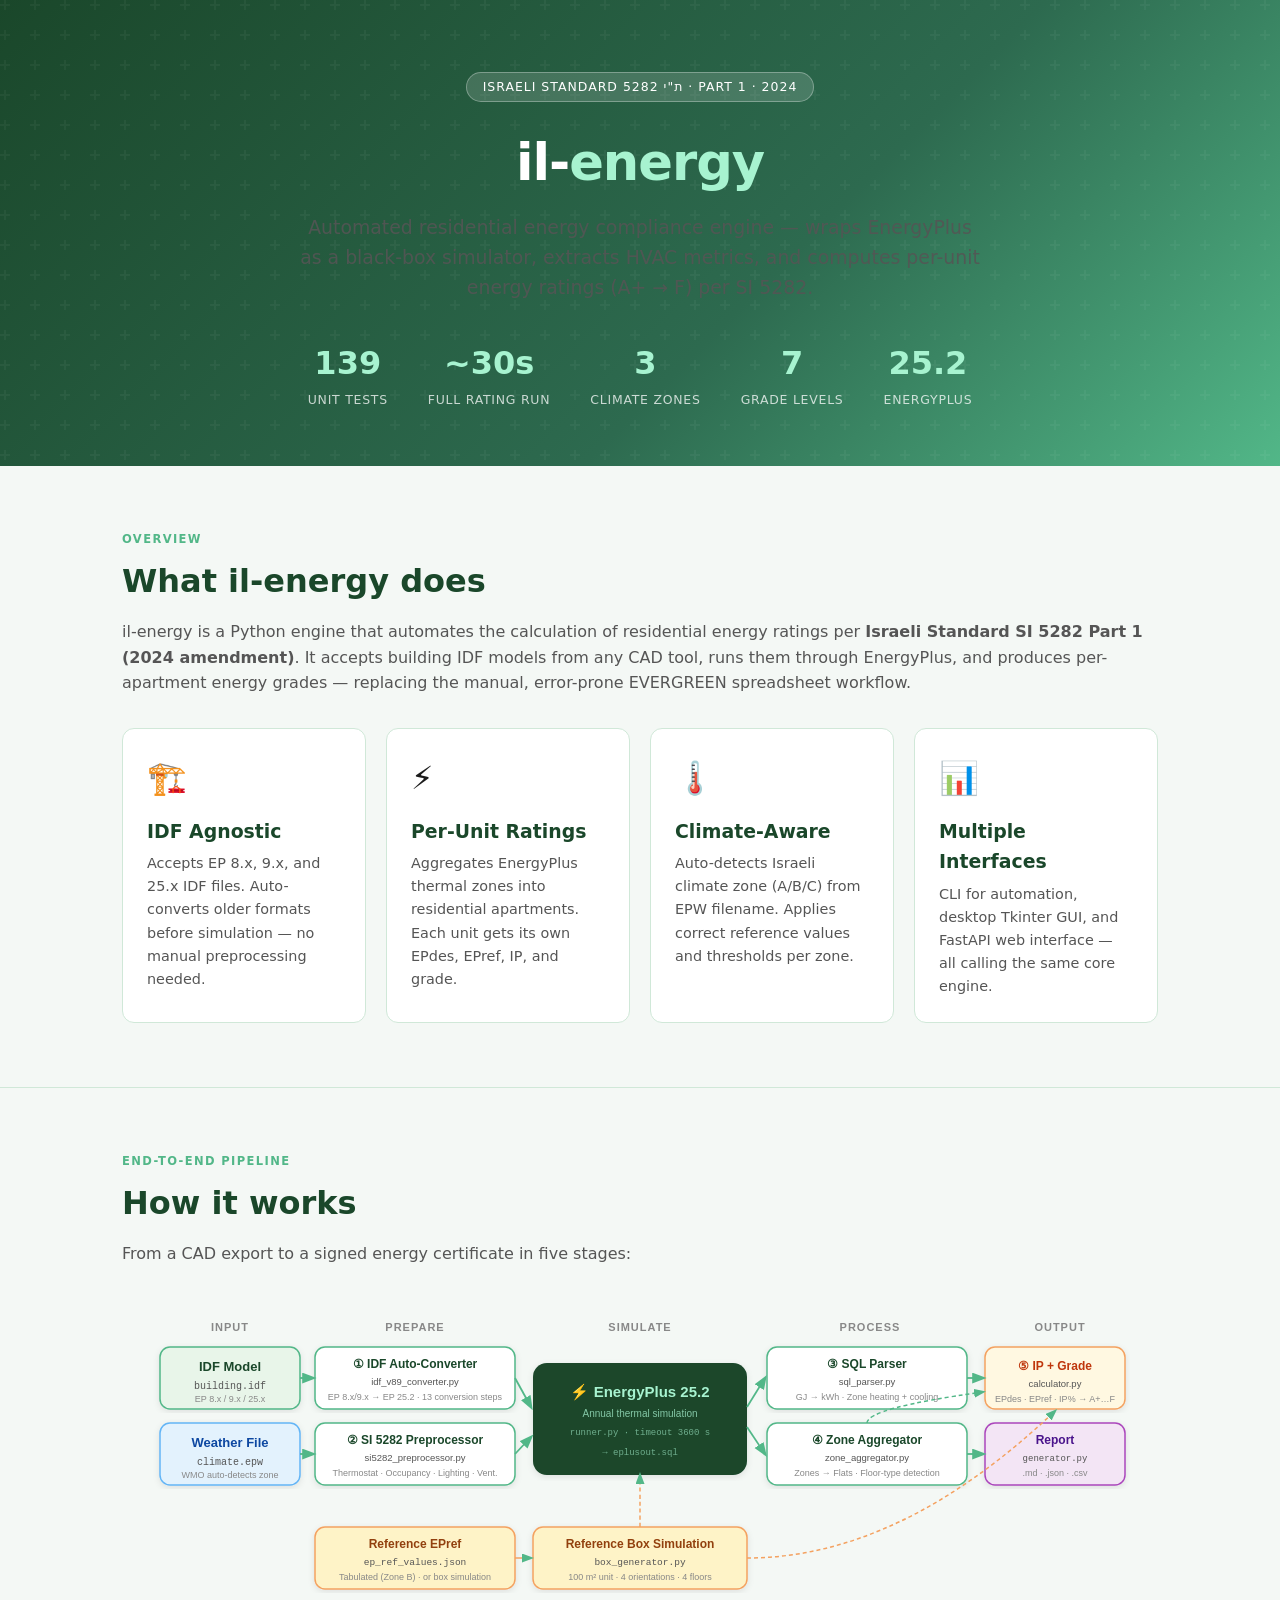
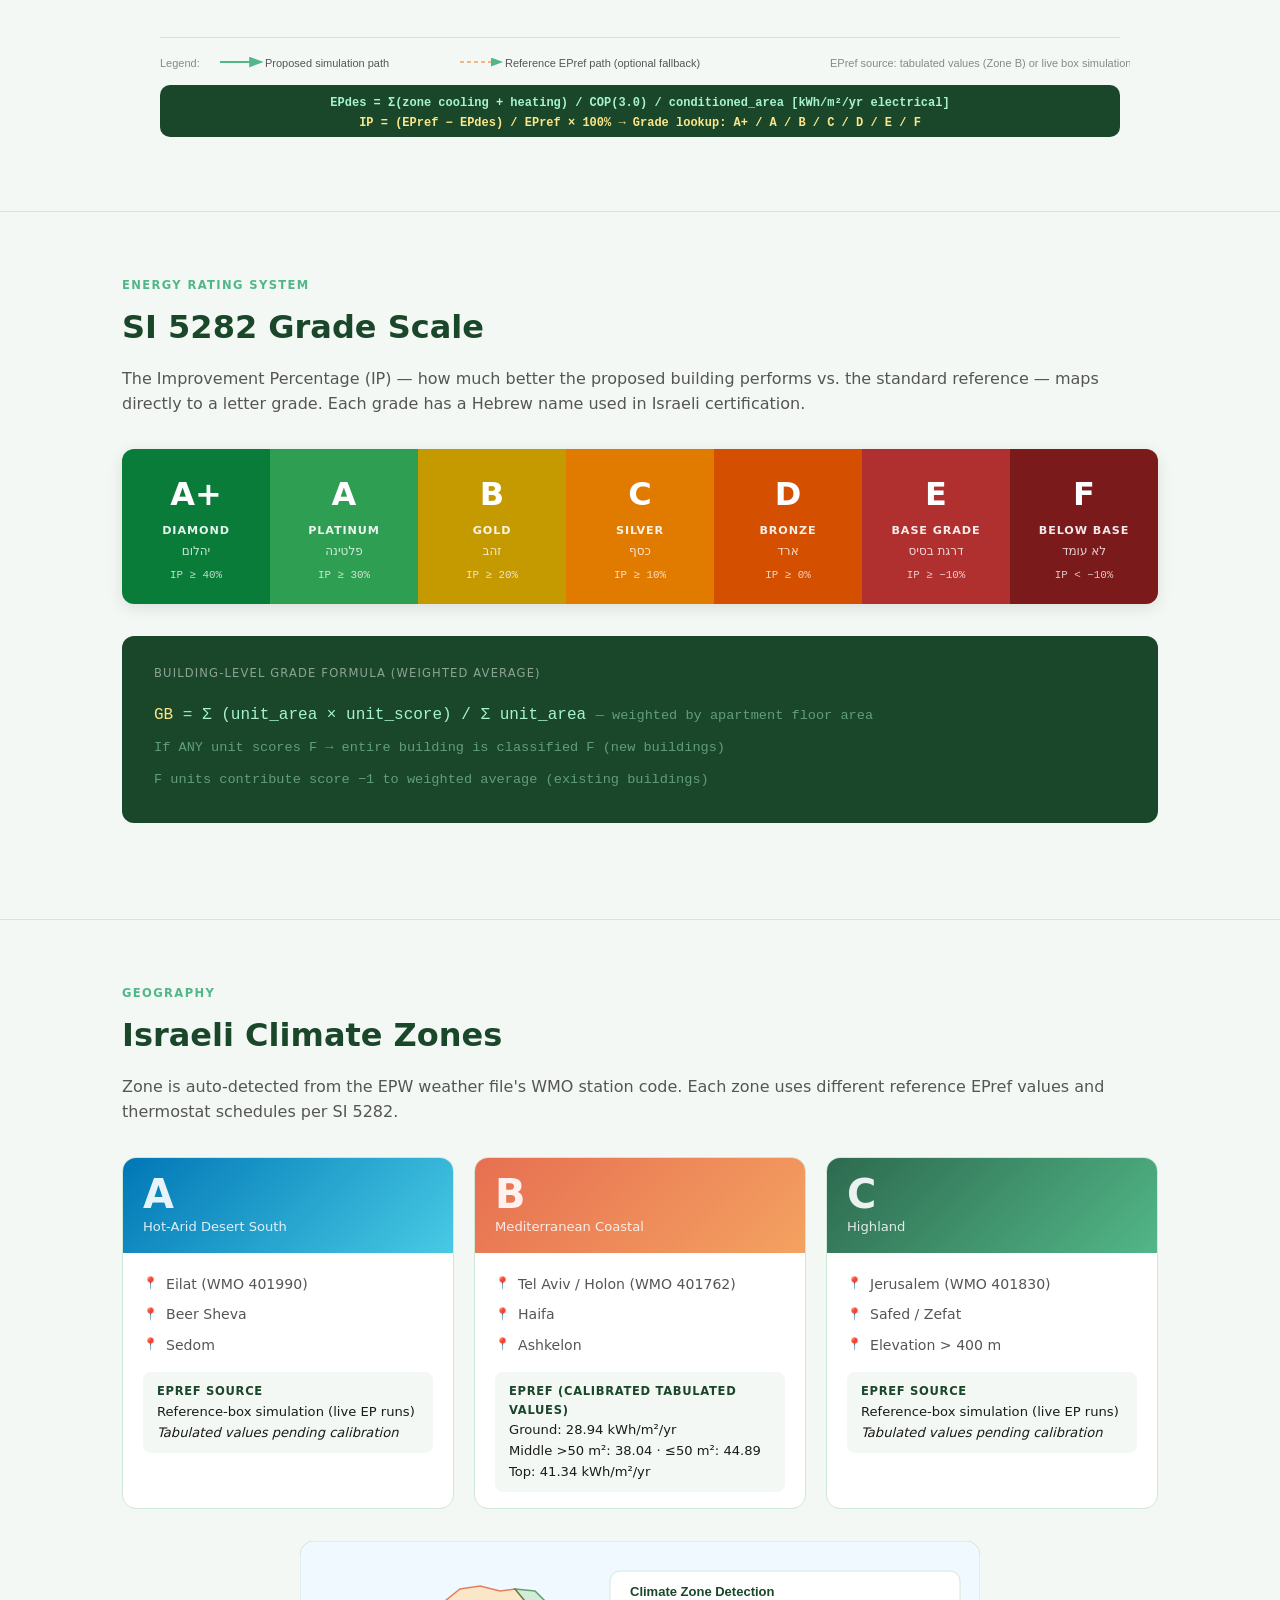
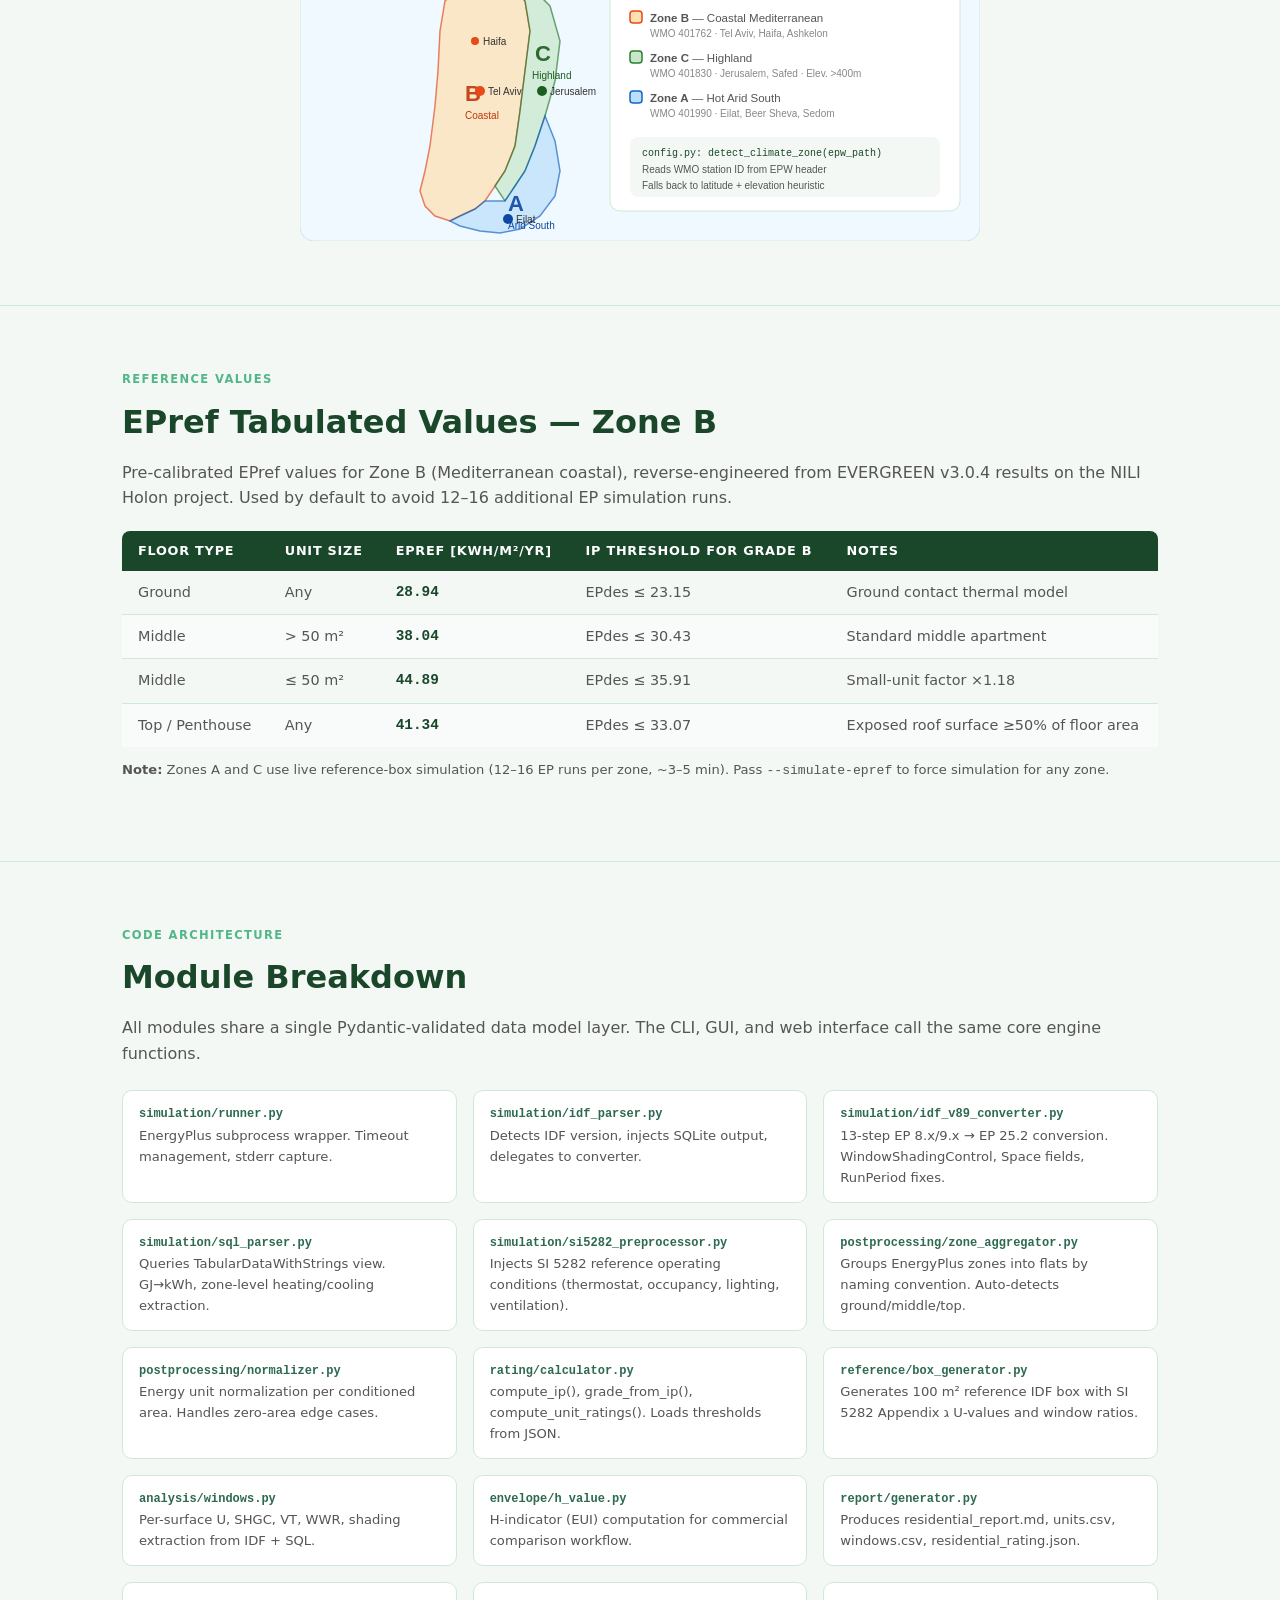
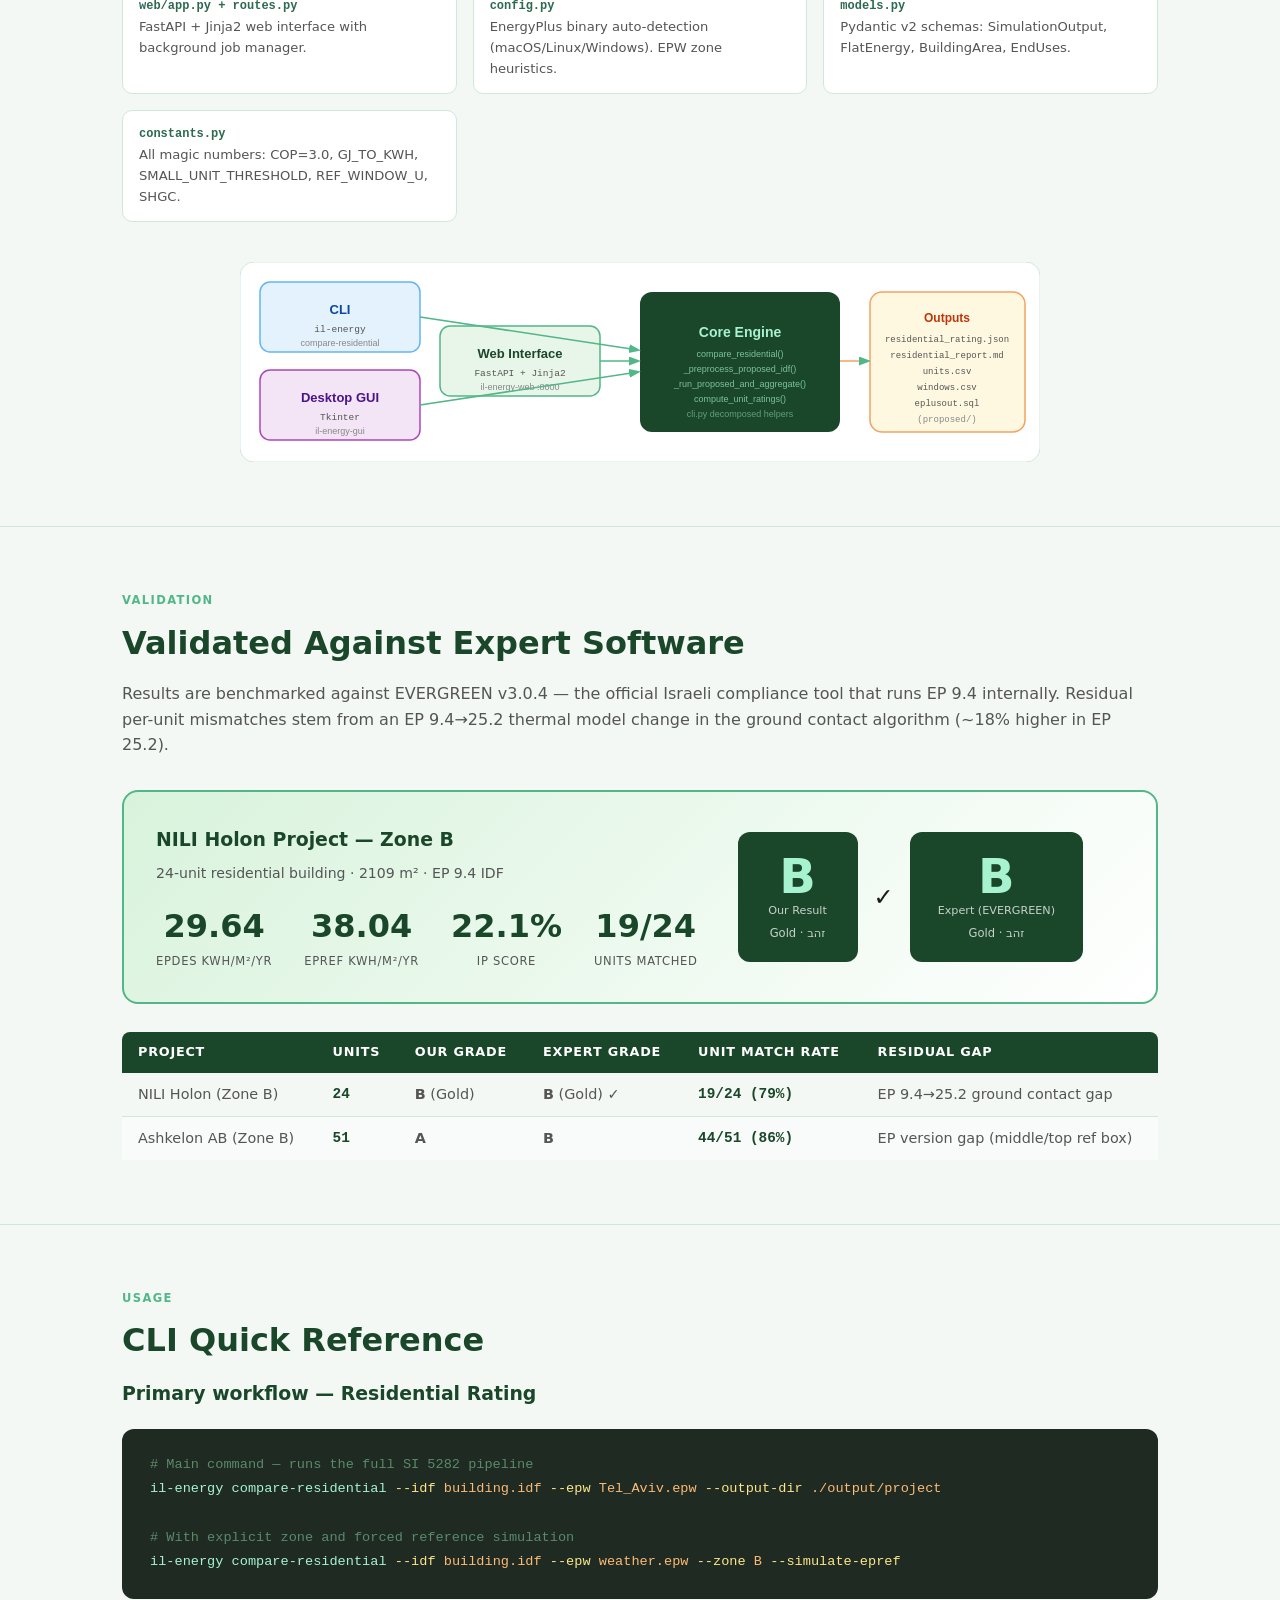
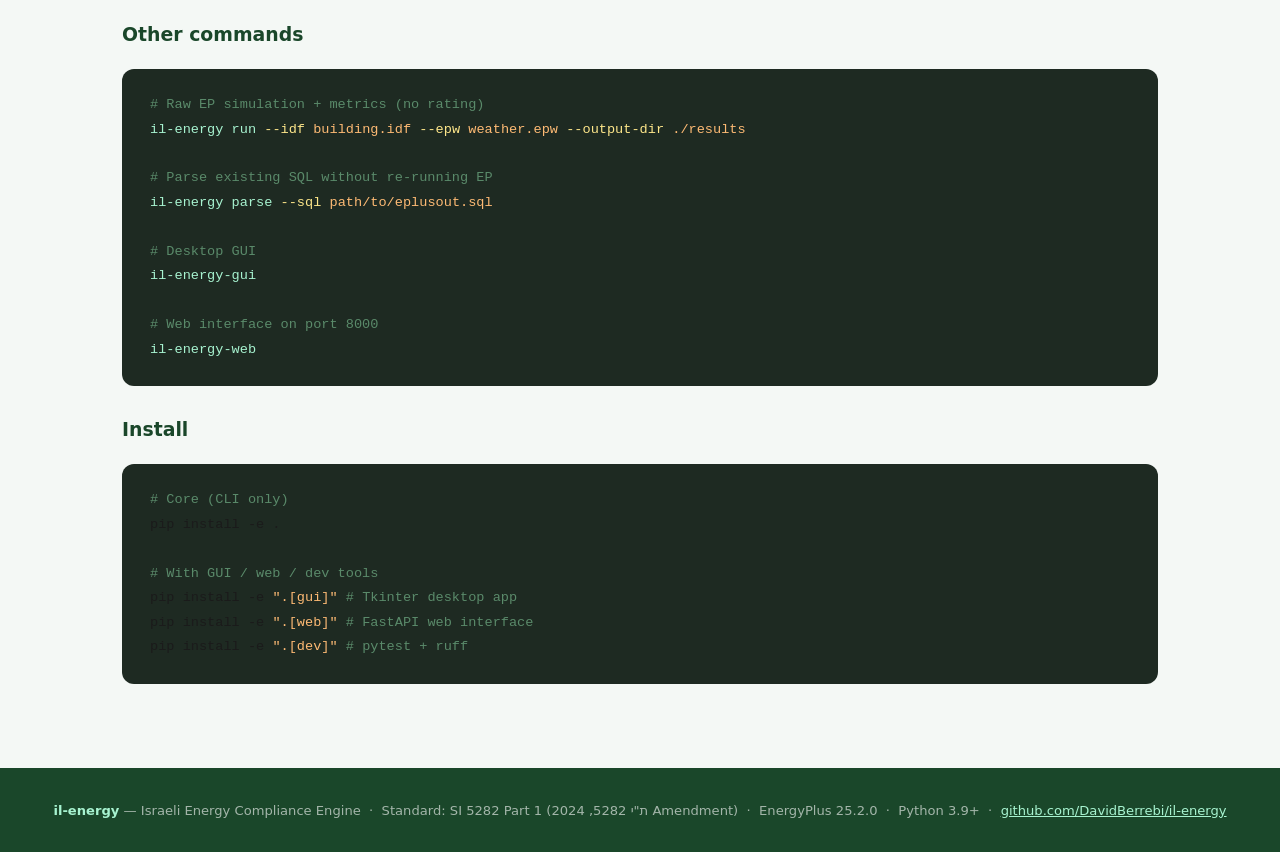
<file: docs/project-overview.html>
<!DOCTYPE html>
<html lang="en">
<head>
  <meta charset="UTF-8" />
  <meta name="viewport" content="width=device-width, initial-scale=1.0" />
  <title>il-energy — Israeli Energy Compliance Engine</title>
  <style>
    :root {
      --green-dark:  #1a472a;
      --green-mid:   #2d6a4f;
      --green-light: #52b788;
      --green-pale:  #d8f3dc;
      --gold:        #f4a261;
      --text:        #1b1b1b;
      --muted:       #555;
      --card-bg:     #ffffff;
      --page-bg:     #f4f8f5;
      --border:      #d0e8d8;
      --mono:        'SFMono-Regular', Consolas, 'Liberation Mono', monospace;
    }
    * { box-sizing: border-box; margin: 0; padding: 0; }
    body { font-family: 'Segoe UI', system-ui, sans-serif; background: var(--page-bg); color: var(--text); line-height: 1.6; }

    /* ── HERO ── */
    .hero {
      background: linear-gradient(135deg, var(--green-dark) 0%, var(--green-mid) 60%, var(--green-light) 100%);
      color: #fff;
      padding: 72px 40px 56px;
      text-align: center;
      position: relative;
      overflow: hidden;
    }
    .hero::before {
      content: '';
      position: absolute; inset: 0;
      background: url("data:image/svg+xml,%3Csvg width='60' height='60' viewBox='0 0 60 60' xmlns='http://www.w3.org/2000/svg'%3E%3Cg fill='none' fill-rule='evenodd'%3E%3Cg fill='%23ffffff' fill-opacity='0.04'%3E%3Cpath d='M36 34v-4h-2v4h-4v2h4v4h2v-4h4v-2h-4zm0-30V0h-2v4h-4v2h4v4h2V6h4V4h-4zM6 34v-4H4v4H0v2h4v4h2v-4h4v-2H6zM6 4V0H4v4H0v2h4v4h2V6h4V4H6z'/%3E%3C/g%3E%3C/g%3E%3C/svg%3E");
    }
    .hero-badge {
      display: inline-block;
      background: rgba(255,255,255,0.15);
      border: 1px solid rgba(255,255,255,0.3);
      border-radius: 20px;
      padding: 4px 16px;
      font-size: 0.78rem;
      letter-spacing: 0.08em;
      text-transform: uppercase;
      margin-bottom: 20px;
    }
    .hero h1 { font-size: 3.2rem; font-weight: 800; letter-spacing: -0.02em; margin-bottom: 8px; }
    .hero h1 span { color: #a7f3d0; }
    .hero-sub { font-size: 1.18rem; opacity: 0.88; max-width: 680px; margin: 0 auto 36px; }
    .hero-stats { display: flex; justify-content: center; gap: 40px; flex-wrap: wrap; }
    .hero-stat { text-align: center; }
    .hero-stat .num { font-size: 2rem; font-weight: 700; color: #a7f3d0; }
    .hero-stat .label { font-size: 0.78rem; opacity: 0.75; text-transform: uppercase; letter-spacing: 0.06em; }

    /* ── LAYOUT ── */
    .container { max-width: 1100px; margin: 0 auto; padding: 0 32px; }
    section { padding: 64px 0; }
    section + section { border-top: 1px solid var(--border); }
    .section-label {
      font-size: 0.72rem; font-weight: 700; letter-spacing: 0.12em;
      text-transform: uppercase; color: var(--green-light); margin-bottom: 8px;
    }
    h2 { font-size: 2rem; font-weight: 700; color: var(--green-dark); margin-bottom: 12px; }
    h3 { font-size: 1.18rem; font-weight: 600; color: var(--green-dark); margin-bottom: 8px; }
    p { color: var(--muted); margin-bottom: 16px; }

    /* ── CARDS ── */
    .cards { display: grid; grid-template-columns: repeat(auto-fit, minmax(240px, 1fr)); gap: 20px; margin-top: 32px; }
    .card {
      background: var(--card-bg);
      border: 1px solid var(--border);
      border-radius: 12px;
      padding: 24px;
      transition: box-shadow 0.2s, transform 0.2s;
    }
    .card:hover { box-shadow: 0 8px 24px rgba(0,0,0,0.08); transform: translateY(-2px); }
    .card-icon { font-size: 2rem; margin-bottom: 12px; }
    .card h3 { margin-bottom: 6px; }
    .card p { font-size: 0.9rem; margin: 0; }

    /* ── WORKFLOW ── */
    .workflow-wrap { margin-top: 40px; overflow-x: auto; }
    .workflow-svg { display: block; margin: 0 auto; }

    /* ── GRADE SCALE ── */
    .grade-scale { display: flex; gap: 0; margin: 32px 0; border-radius: 12px; overflow: hidden; box-shadow: 0 4px 16px rgba(0,0,0,0.1); }
    .grade-cell {
      flex: 1;
      padding: 20px 12px;
      text-align: center;
      color: #fff;
      position: relative;
    }
    .grade-cell .letter { font-size: 2rem; font-weight: 800; }
    .grade-cell .name-en { font-size: 0.7rem; font-weight: 600; text-transform: uppercase; letter-spacing: 0.08em; opacity: 0.9; margin-top: 2px; }
    .grade-cell .name-he { font-size: 0.75rem; margin-top: 2px; opacity: 0.8; }
    .grade-cell .threshold { font-size: 0.68rem; margin-top: 6px; opacity: 0.75; font-family: var(--mono); }
    .g-aplus  { background: #0a7c3a; }
    .g-a      { background: #2e9e52; }
    .g-b      { background: #c49a00; }
    .g-c      { background: #e07b00; }
    .g-d      { background: #d44f00; }
    .g-e      { background: #b03030; }
    .g-f      { background: #7a1a1a; }

    /* ── CLIMATE ZONES ── */
    .zones-grid { display: grid; grid-template-columns: repeat(3, 1fr); gap: 20px; margin-top: 32px; }
    .zone-card {
      background: var(--card-bg);
      border-radius: 14px;
      overflow: hidden;
      border: 1px solid var(--border);
    }
    .zone-header { padding: 16px 20px; color: #fff; }
    .zone-header.za { background: linear-gradient(135deg, #0077b6, #48cae4); }
    .zone-header.zb { background: linear-gradient(135deg, #e76f51, #f4a261); }
    .zone-header.zc { background: linear-gradient(135deg, #2d6a4f, #52b788); }
    .zone-letter { font-size: 2.5rem; font-weight: 800; opacity: 0.9; line-height: 1; }
    .zone-name { font-size: 0.82rem; opacity: 0.85; margin-top: 2px; }
    .zone-body { padding: 16px 20px; }
    .zone-city { display: flex; align-items: center; gap: 8px; font-size: 0.88rem; padding: 4px 0; color: var(--muted); }
    .zone-city::before { content: '📍'; font-size: 0.75rem; }
    .zone-epref { margin-top: 12px; background: var(--page-bg); border-radius: 8px; padding: 10px 14px; font-size: 0.82rem; }
    .zone-epref .label { font-weight: 600; color: var(--green-dark); font-size: 0.72rem; text-transform: uppercase; letter-spacing: 0.06em; }

    /* ── FORMULA BOX ── */
    .formula-box {
      background: var(--green-dark);
      color: #a7f3d0;
      border-radius: 12px;
      padding: 28px 32px;
      margin: 32px 0;
      font-family: var(--mono);
    }
    .formula-box .formula-title { color: rgba(255,255,255,0.5); font-size: 0.72rem; text-transform: uppercase; letter-spacing: 0.1em; margin-bottom: 16px; font-family: 'Segoe UI', system-ui, sans-serif; }
    .formula-line { font-size: 1rem; line-height: 2; }
    .formula-line .var { color: #fde68a; }
    .formula-line .op  { color: #86efac; }
    .formula-line .comment { color: rgba(167,243,208,0.5); font-size: 0.85rem; }

    /* ── PIPELINE ── */
    .pipeline { display: flex; align-items: stretch; gap: 0; margin: 32px 0; flex-wrap: wrap; }
    .pipe-step {
      flex: 1;
      min-width: 120px;
      background: var(--card-bg);
      border: 1px solid var(--border);
      border-radius: 0;
      padding: 20px 16px;
      text-align: center;
      position: relative;
    }
    .pipe-step:first-child { border-radius: 12px 0 0 12px; }
    .pipe-step:last-child  { border-radius: 0 12px 12px 0; }
    .pipe-step::after {
      content: '→';
      position: absolute;
      right: -14px; top: 50%; transform: translateY(-50%);
      font-size: 1.2rem; color: var(--green-light);
      z-index: 1;
    }
    .pipe-step:last-child::after { display: none; }
    .pipe-step .step-icon { font-size: 1.5rem; margin-bottom: 6px; }
    .pipe-step .step-name { font-size: 0.78rem; font-weight: 600; color: var(--green-dark); }
    .pipe-step .step-detail { font-size: 0.68rem; color: var(--muted); margin-top: 4px; }
    .pipe-step.highlighted { background: var(--green-pale); border-color: var(--green-light); }

    /* ── EPREF TABLE ── */
    table { width: 100%; border-collapse: collapse; margin-top: 20px; font-size: 0.9rem; }
    th { background: var(--green-dark); color: #fff; padding: 10px 16px; text-align: left; font-weight: 600; font-size: 0.8rem; text-transform: uppercase; letter-spacing: 0.06em; }
    th:first-child { border-radius: 8px 0 0 0; }
    th:last-child  { border-radius: 0 8px 0 0; }
    td { padding: 10px 16px; border-bottom: 1px solid var(--border); color: var(--muted); }
    tr:last-child td { border-bottom: none; }
    tr:nth-child(even) td { background: #f8fbf9; }
    .td-num { font-family: var(--mono); font-weight: 600; color: var(--green-dark); }

    /* ── VALIDATED ── */
    .validated-card {
      background: linear-gradient(135deg, var(--green-pale), #fff);
      border: 2px solid var(--green-light);
      border-radius: 16px;
      padding: 32px;
      display: flex;
      gap: 40px;
      align-items: center;
      flex-wrap: wrap;
      margin-top: 32px;
    }
    .v-stats { display: flex; gap: 32px; flex-wrap: wrap; }
    .v-stat { text-align: center; }
    .v-stat .v-num { font-size: 2rem; font-weight: 800; color: var(--green-dark); }
    .v-stat .v-label { font-size: 0.72rem; color: var(--muted); text-transform: uppercase; letter-spacing: 0.06em; }
    .v-badge {
      background: var(--green-dark);
      color: #fff;
      border-radius: 12px;
      padding: 20px 28px;
      text-align: center;
      min-width: 120px;
    }
    .v-badge .v-grade { font-size: 3rem; font-weight: 900; color: #a7f3d0; line-height: 1; }
    .v-badge .v-match { font-size: 0.72rem; opacity: 0.75; margin-top: 4px; }

    /* ── MODULE TABLE ── */
    .module-grid { display: grid; grid-template-columns: repeat(auto-fit, minmax(300px, 1fr)); gap: 16px; margin-top: 24px; }
    .module-row {
      display: flex;
      gap: 12px;
      align-items: flex-start;
      background: var(--card-bg);
      border: 1px solid var(--border);
      border-radius: 10px;
      padding: 14px 16px;
    }
    .module-path { font-family: var(--mono); font-size: 0.75rem; color: var(--green-mid); font-weight: 600; white-space: nowrap; }
    .module-desc { font-size: 0.82rem; color: var(--muted); }

    /* ── CLI ── */
    .cli-block { background: #1e2a22; border-radius: 12px; padding: 24px 28px; margin: 20px 0; font-family: var(--mono); font-size: 0.85rem; line-height: 1.8; overflow-x: auto; }
    .cli-comment { color: #5a8a6a; }
    .cli-cmd     { color: #a7f3d0; }
    .cli-flag    { color: #fde68a; }
    .cli-value   { color: #fdba74; }

    /* ── FOOTER ── */
    footer {
      background: var(--green-dark);
      color: rgba(255,255,255,0.6);
      text-align: center;
      padding: 32px;
      font-size: 0.82rem;
    }
    footer strong { color: #a7f3d0; }

    /* ── RESPONSIVE ── */
    @media (max-width: 700px) {
      .hero h1 { font-size: 2rem; }
      .zones-grid { grid-template-columns: 1fr; }
      .grade-cell .name-he, .grade-cell .threshold { display: none; }
      .pipeline { flex-direction: column; }
      .pipe-step { border-radius: 8px !important; }
      .pipe-step::after { content: '↓'; right: 50%; top: auto; bottom: -16px; transform: translateX(50%); }
    }
  </style>
</head>
<body>

<!-- ══════════════════════════════════════════════════════════════════════ HERO -->
<header class="hero">
  <div class="hero-badge">Israeli Standard ת"י 5282 · Part 1 · 2024</div>
  <h1>il-<span>energy</span></h1>
  <p class="hero-sub">
    Automated residential energy compliance engine — wraps EnergyPlus as a black-box simulator,
    extracts HVAC metrics, and computes per-unit energy ratings (A+ → F) per SI 5282.
  </p>
  <div class="hero-stats">
    <div class="hero-stat"><div class="num">139</div><div class="label">Unit Tests</div></div>
    <div class="hero-stat"><div class="num">~30s</div><div class="label">Full Rating Run</div></div>
    <div class="hero-stat"><div class="num">3</div><div class="label">Climate Zones</div></div>
    <div class="hero-stat"><div class="num">7</div><div class="label">Grade Levels</div></div>
    <div class="hero-stat"><div class="num">25.2</div><div class="label">EnergyPlus</div></div>
  </div>
</header>

<!-- ══════════════════════════════════════════════════════════════════════ WHAT -->
<section>
  <div class="container">
    <div class="section-label">Overview</div>
    <h2>What il-energy does</h2>
    <p>
      il-energy is a Python engine that automates the calculation of residential energy ratings per
      <strong>Israeli Standard SI 5282 Part 1 (2024 amendment)</strong>. It accepts building IDF models
      from any CAD tool, runs them through EnergyPlus, and produces per-apartment energy grades —
      replacing the manual, error-prone EVERGREEN spreadsheet workflow.
    </p>
    <div class="cards">
      <div class="card">
        <div class="card-icon">🏗️</div>
        <h3>IDF Agnostic</h3>
        <p>Accepts EP 8.x, 9.x, and 25.x IDF files. Auto-converts older formats before simulation — no manual preprocessing needed.</p>
      </div>
      <div class="card">
        <div class="card-icon">⚡</div>
        <h3>Per-Unit Ratings</h3>
        <p>Aggregates EnergyPlus thermal zones into residential apartments. Each unit gets its own EPdes, EPref, IP, and grade.</p>
      </div>
      <div class="card">
        <div class="card-icon">🌡️</div>
        <h3>Climate-Aware</h3>
        <p>Auto-detects Israeli climate zone (A/B/C) from EPW filename. Applies correct reference values and thresholds per zone.</p>
      </div>
      <div class="card">
        <div class="card-icon">📊</div>
        <h3>Multiple Interfaces</h3>
        <p>CLI for automation, desktop Tkinter GUI, and FastAPI web interface — all calling the same core engine.</p>
      </div>
    </div>
  </div>
</section>

<!-- ══════════════════════════════════════════════════════════════════════ WORKFLOW -->
<section>
  <div class="container">
    <div class="section-label">End-to-End Pipeline</div>
    <h2>How it works</h2>
    <p>From a CAD export to a signed energy certificate in five stages:</p>

    <div class="workflow-wrap">
      <svg class="workflow-svg" viewBox="0 0 980 440" width="980" height="440" xmlns="http://www.w3.org/2000/svg" style="max-width:100%">
        <defs>
          <marker id="arr" markerWidth="8" markerHeight="8" refX="6" refY="3" orient="auto">
            <path d="M0,0 L0,6 L8,3 z" fill="#52b788"/>
          </marker>
          <filter id="shadow" x="-5%" y="-5%" width="110%" height="110%">
            <feDropShadow dx="0" dy="2" stdDeviation="3" flood-color="#00000018"/>
          </filter>
        </defs>

        <!-- ── Stage labels ── -->
        <text x="80"  y="24" font-family="'Segoe UI',sans-serif" font-size="11" fill="#888" font-weight="600" text-anchor="middle" letter-spacing="1">INPUT</text>
        <text x="265" y="24" font-family="'Segoe UI',sans-serif" font-size="11" fill="#888" font-weight="600" text-anchor="middle" letter-spacing="1">PREPARE</text>
        <text x="490" y="24" font-family="'Segoe UI',sans-serif" font-size="11" fill="#888" font-weight="600" text-anchor="middle" letter-spacing="1">SIMULATE</text>
        <text x="720" y="24" font-family="'Segoe UI',sans-serif" font-size="11" fill="#888" font-weight="600" text-anchor="middle" letter-spacing="1">PROCESS</text>
        <text x="910" y="24" font-family="'Segoe UI',sans-serif" font-size="11" fill="#888" font-weight="600" text-anchor="middle" letter-spacing="1">OUTPUT</text>

        <!-- ── Input cluster ── -->
        <!-- IDF box -->
        <rect x="10" y="40" width="140" height="62" rx="10" fill="#e8f5e9" stroke="#52b788" stroke-width="1.5" filter="url(#shadow)"/>
        <text x="80" y="64" font-family="'Segoe UI',sans-serif" font-size="13" font-weight="700" fill="#1a472a" text-anchor="middle">IDF Model</text>
        <text x="80" y="82" font-family="'SFMono-Regular',monospace" font-size="10" fill="#555" text-anchor="middle">building.idf</text>
        <text x="80" y="95" font-family="'Segoe UI',sans-serif" font-size="9"  fill="#888" text-anchor="middle">EP 8.x / 9.x / 25.x</text>

        <!-- EPW box -->
        <rect x="10" y="116" width="140" height="62" rx="10" fill="#e3f2fd" stroke="#64b5f6" stroke-width="1.5" filter="url(#shadow)"/>
        <text x="80" y="140" font-family="'Segoe UI',sans-serif" font-size="13" font-weight="700" fill="#0d47a1" text-anchor="middle">Weather File</text>
        <text x="80" y="158" font-family="'SFMono-Regular',monospace" font-size="10" fill="#555" text-anchor="middle">climate.epw</text>
        <text x="80" y="171" font-family="'Segoe UI',sans-serif" font-size="9"  fill="#888" text-anchor="middle">WMO auto-detects zone</text>

        <!-- ── Step 1: IDF Converter ── -->
        <rect x="165" y="40" width="200" height="62" rx="10" fill="#fff" stroke="#52b788" stroke-width="1.5" filter="url(#shadow)"/>
        <text x="265" y="61" font-family="'Segoe UI',sans-serif" font-size="12" font-weight="700" fill="#1a472a" text-anchor="middle">① IDF Auto-Converter</text>
        <text x="265" y="78" font-family="'Segoe UI',sans-serif" font-size="9.5" fill="#555" text-anchor="middle">idf_v89_converter.py</text>
        <text x="265" y="93" font-family="'Segoe UI',sans-serif" font-size="9" fill="#888" text-anchor="middle">EP 8.x/9.x → EP 25.2 · 13 conversion steps</text>

        <!-- ── Step 2: SI 5282 Preprocessor ── -->
        <rect x="165" y="116" width="200" height="62" rx="10" fill="#fff" stroke="#52b788" stroke-width="1.5" filter="url(#shadow)"/>
        <text x="265" y="137" font-family="'Segoe UI',sans-serif" font-size="12" font-weight="700" fill="#1a472a" text-anchor="middle">② SI 5282 Preprocessor</text>
        <text x="265" y="154" font-family="'Segoe UI',sans-serif" font-size="9.5" fill="#555" text-anchor="middle">si5282_preprocessor.py</text>
        <text x="265" y="169" font-family="'Segoe UI',sans-serif" font-size="9" fill="#888" text-anchor="middle">Thermostat · Occupancy · Lighting · Vent.</text>

        <!-- ── EnergyPlus box (centre) ── -->
        <rect x="383" y="56" width="214" height="112" rx="14" fill="#1a472a" filter="url(#shadow)"/>
        <text x="490" y="90" font-family="'Segoe UI',sans-serif" font-size="15" font-weight="800" fill="#a7f3d0" text-anchor="middle">⚡ EnergyPlus 25.2</text>
        <text x="490" y="110" font-family="'Segoe UI',sans-serif" font-size="10" fill="rgba(167,243,208,0.75)" text-anchor="middle">Annual thermal simulation</text>
        <text x="490" y="128" font-family="'SFMono-Regular',monospace" font-size="9"  fill="rgba(167,243,208,0.6)" text-anchor="middle">runner.py · timeout 3600 s</text>
        <text x="490" y="148" font-family="'SFMono-Regular',monospace" font-size="9"  fill="rgba(167,243,208,0.6)" text-anchor="middle">→ eplusout.sql</text>

        <!-- ── Step 3: SQL Parser ── -->
        <rect x="617" y="40" width="200" height="62" rx="10" fill="#fff" stroke="#52b788" stroke-width="1.5" filter="url(#shadow)"/>
        <text x="717" y="61" font-family="'Segoe UI',sans-serif" font-size="12" font-weight="700" fill="#1a472a" text-anchor="middle">③ SQL Parser</text>
        <text x="717" y="78" font-family="'Segoe UI',sans-serif" font-size="9.5" fill="#555" text-anchor="middle">sql_parser.py</text>
        <text x="717" y="93" font-family="'Segoe UI',sans-serif" font-size="9" fill="#888" text-anchor="middle">GJ → kWh · Zone heating + cooling</text>

        <!-- ── Step 4: Zone Aggregator ── -->
        <rect x="617" y="116" width="200" height="62" rx="10" fill="#fff" stroke="#52b788" stroke-width="1.5" filter="url(#shadow)"/>
        <text x="717" y="137" font-family="'Segoe UI',sans-serif" font-size="12" font-weight="700" fill="#1a472a" text-anchor="middle">④ Zone Aggregator</text>
        <text x="717" y="154" font-family="'Segoe UI',sans-serif" font-size="9.5" fill="#555" text-anchor="middle">zone_aggregator.py</text>
        <text x="717" y="169" font-family="'Segoe UI',sans-serif" font-size="9" fill="#888" text-anchor="middle">Zones → Flats · Floor-type detection</text>

        <!-- ── Output cluster ── -->
        <!-- Rating -->
        <rect x="835" y="40" width="140" height="62" rx="10" fill="#fff8e1" stroke="#f4a261" stroke-width="1.5" filter="url(#shadow)"/>
        <text x="905" y="63" font-family="'Segoe UI',sans-serif" font-size="12" font-weight="700" fill="#bf360c" text-anchor="middle">⑤ IP + Grade</text>
        <text x="905" y="80" font-family="'Segoe UI',sans-serif" font-size="9.5" fill="#555" text-anchor="middle">calculator.py</text>
        <text x="905" y="95" font-family="'Segoe UI',sans-serif" font-size="9" fill="#888" text-anchor="middle">EPdes · EPref · IP% → A+…F</text>

        <!-- Report -->
        <rect x="835" y="116" width="140" height="62" rx="10" fill="#f3e5f5" stroke="#ab47bc" stroke-width="1.5" filter="url(#shadow)"/>
        <text x="905" y="137" font-family="'Segoe UI',sans-serif" font-size="12" font-weight="700" fill="#4a148c" text-anchor="middle">Report</text>
        <text x="905" y="154" font-family="'SFMono-Regular',monospace" font-size="9" fill="#555" text-anchor="middle">generator.py</text>
        <text x="905" y="169" font-family="'Segoe UI',sans-serif" font-size="9" fill="#888" text-anchor="middle">.md · .json · .csv</text>

        <!-- ═══ Arrows ═══ -->
        <!-- IDF → Converter -->
        <line x1="150" y1="71" x2="163" y2="71" stroke="#52b788" stroke-width="1.8" marker-end="url(#arr)"/>
        <!-- EPW → Preprocessor -->
        <line x1="150" y1="147" x2="163" y2="147" stroke="#52b788" stroke-width="1.8" marker-end="url(#arr)"/>
        <!-- Converter → EP -->
        <line x1="365" y1="71" x2="381" y2="100" stroke="#52b788" stroke-width="1.8" marker-end="url(#arr)"/>
        <!-- Preprocessor → EP -->
        <line x1="365" y1="147" x2="381" y2="130" stroke="#52b788" stroke-width="1.8" marker-end="url(#arr)"/>
        <!-- EP → SQL Parser -->
        <line x1="597" y1="100" x2="615" y2="71" stroke="#52b788" stroke-width="1.8" marker-end="url(#arr)"/>
        <!-- EP → Zone Agg -->
        <line x1="597" y1="120" x2="615" y2="147" stroke="#52b788" stroke-width="1.8" marker-end="url(#arr)"/>
        <!-- SQL Parser → Rating -->
        <line x1="817" y1="71" x2="833" y2="71" stroke="#52b788" stroke-width="1.8" marker-end="url(#arr)"/>
        <!-- Zone Agg → Report -->
        <line x1="817" y1="147" x2="833" y2="147" stroke="#52b788" stroke-width="1.8" marker-end="url(#arr)"/>
        <!-- Zone Agg → Rating (cross) -->
        <path d="M717 116 Q717 101 833 85" stroke="#52b788" stroke-width="1.5" fill="none" stroke-dasharray="4,3" marker-end="url(#arr)"/>

        <!-- ═══ EPref side path ═══ -->
        <rect x="165" y="220" width="200" height="62" rx="10" fill="#fef3c7" stroke="#f4a261" stroke-width="1.5" filter="url(#shadow)"/>
        <text x="265" y="241" font-family="'Segoe UI',sans-serif" font-size="12" font-weight="700" fill="#92400e" text-anchor="middle">Reference EPref</text>
        <text x="265" y="258" font-family="'SFMono-Regular',monospace" font-size="9.5" fill="#555" text-anchor="middle">ep_ref_values.json</text>
        <text x="265" y="273" font-family="'Segoe UI',sans-serif" font-size="9" fill="#888" text-anchor="middle">Tabulated (Zone B) · or box simulation</text>

        <rect x="383" y="220" width="214" height="62" rx="10" fill="#fef3c7" stroke="#f4a261" stroke-width="1.5" filter="url(#shadow)"/>
        <text x="490" y="241" font-family="'Segoe UI',sans-serif" font-size="12" font-weight="700" fill="#92400e" text-anchor="middle">Reference Box Simulation</text>
        <text x="490" y="258" font-family="'SFMono-Regular',monospace" font-size="9.5" fill="#555" text-anchor="middle">box_generator.py</text>
        <text x="490" y="273" font-family="'Segoe UI',sans-serif" font-size="9" fill="#888" text-anchor="middle">100 m² unit · 4 orientations · 4 floors</text>

        <!-- EPref → Ref Box -->
        <line x1="365" y1="251" x2="381" y2="251" stroke="#f4a261" stroke-width="1.5" marker-end="url(#arr)"/>
        <!-- Ref Box → EP (loop up) -->
        <path d="M490 220 Q490 190 490 168" stroke="#f4a261" stroke-width="1.5" fill="none" stroke-dasharray="4,3" marker-end="url(#arr)"/>
        <!-- Ref Box → Rating -->
        <path d="M597 251 Q750 251 905 104" stroke="#f4a261" stroke-width="1.5" fill="none" stroke-dasharray="4,3" marker-end="url(#arr)"/>

        <!-- ═══ Legend ═══ -->
        <rect x="10" y="330" width="960" height="1" fill="#d0e8d8"/>
        <text x="10" y="360" font-family="'Segoe UI',sans-serif" font-size="11" fill="#888">Legend:</text>
        <line x1="70" y1="355" x2="110" y2="355" stroke="#52b788" stroke-width="1.8" marker-end="url(#arr)"/>
        <text x="115" y="360" font-family="'Segoe UI',sans-serif" font-size="11" fill="#555">Proposed simulation path</text>
        <line x1="310" y1="355" x2="350" y2="355" stroke="#f4a261" stroke-width="1.5" stroke-dasharray="4,3" marker-end="url(#arr)"/>
        <text x="355" y="360" font-family="'Segoe UI',sans-serif" font-size="11" fill="#555">Reference EPref path (optional fallback)</text>
        <text x="680" y="360" font-family="'Segoe UI',sans-serif" font-size="11" fill="#888">EPref source: tabulated values (Zone B) or live box simulation (Zones A, C)</text>

        <!-- IP Formula strip -->
        <rect x="10" y="378" width="960" height="52" rx="10" fill="#1a472a"/>
        <text x="490" y="399" font-family="'SFMono-Regular',monospace" font-size="12" fill="#a7f3d0" text-anchor="middle" font-weight="600">
          EPdes = Σ(zone cooling + heating) / COP(3.0) / conditioned_area   [kWh/m²/yr electrical]
        </text>
        <text x="490" y="419" font-family="'SFMono-Regular',monospace" font-size="12" fill="#fde68a" text-anchor="middle" font-weight="600">
          IP = (EPref − EPdes) / EPref × 100%     →    Grade lookup: A+ / A / B / C / D / E / F
        </text>
      </svg>
    </div>
  </div>
</section>

<!-- ══════════════════════════════════════════════════════════════════════ GRADES -->
<section>
  <div class="container">
    <div class="section-label">Energy Rating System</div>
    <h2>SI 5282 Grade Scale</h2>
    <p>
      The Improvement Percentage (IP) — how much better the proposed building performs vs. the standard reference —
      maps directly to a letter grade. Each grade has a Hebrew name used in Israeli certification.
    </p>
    <div class="grade-scale">
      <div class="grade-cell g-aplus">
        <div class="letter">A+</div>
        <div class="name-en">Diamond</div>
        <div class="name-he">יהלום</div>
        <div class="threshold">IP ≥ 40%</div>
      </div>
      <div class="grade-cell g-a">
        <div class="letter">A</div>
        <div class="name-en">Platinum</div>
        <div class="name-he">פלטינה</div>
        <div class="threshold">IP ≥ 30%</div>
      </div>
      <div class="grade-cell g-b">
        <div class="letter">B</div>
        <div class="name-en">Gold</div>
        <div class="name-he">זהב</div>
        <div class="threshold">IP ≥ 20%</div>
      </div>
      <div class="grade-cell g-c">
        <div class="letter">C</div>
        <div class="name-en">Silver</div>
        <div class="name-he">כסף</div>
        <div class="threshold">IP ≥ 10%</div>
      </div>
      <div class="grade-cell g-d">
        <div class="letter">D</div>
        <div class="name-en">Bronze</div>
        <div class="name-he">ארד</div>
        <div class="threshold">IP ≥ 0%</div>
      </div>
      <div class="grade-cell g-e">
        <div class="letter">E</div>
        <div class="name-en">Base Grade</div>
        <div class="name-he">דרגת בסיס</div>
        <div class="threshold">IP ≥ −10%</div>
      </div>
      <div class="grade-cell g-f">
        <div class="letter">F</div>
        <div class="name-en">Below Base</div>
        <div class="name-he">לא עומד</div>
        <div class="threshold">IP &lt; −10%</div>
      </div>
    </div>

    <div class="formula-box">
      <div class="formula-title">Building-Level Grade Formula (weighted average)</div>
      <div class="formula-line">
        <span class="var">GB</span>
        <span class="op"> = </span>
        <span>Σ (unit_area × unit_score) / Σ unit_area</span>
        <span class="comment">   — weighted by apartment floor area</span>
      </div>
      <div class="formula-line">
        <span class="comment">   If ANY unit scores F → entire building is classified F (new buildings)</span>
      </div>
      <div class="formula-line">
        <span class="comment">   F units contribute score −1 to weighted average (existing buildings)</span>
      </div>
    </div>
  </div>
</section>

<!-- ══════════════════════════════════════════════════════════════════════ CLIMATE -->
<section>
  <div class="container">
    <div class="section-label">Geography</div>
    <h2>Israeli Climate Zones</h2>
    <p>
      Zone is auto-detected from the EPW weather file's WMO station code.
      Each zone uses different reference EPref values and thermostat schedules per SI 5282.
    </p>
    <div class="zones-grid">
      <div class="zone-card">
        <div class="zone-header za">
          <div class="zone-letter">A</div>
          <div class="zone-name">Hot-Arid Desert South</div>
        </div>
        <div class="zone-body">
          <div class="zone-city">Eilat (WMO 401990)</div>
          <div class="zone-city">Beer Sheva</div>
          <div class="zone-city">Sedom</div>
          <div class="zone-epref">
            <div class="label">EPref source</div>
            Reference-box simulation (live EP runs)<br>
            <em>Tabulated values pending calibration</em>
          </div>
        </div>
      </div>
      <div class="zone-card">
        <div class="zone-header zb">
          <div class="zone-letter">B</div>
          <div class="zone-name">Mediterranean Coastal</div>
        </div>
        <div class="zone-body">
          <div class="zone-city">Tel Aviv / Holon (WMO 401762)</div>
          <div class="zone-city">Haifa</div>
          <div class="zone-city">Ashkelon</div>
          <div class="zone-epref">
            <div class="label">EPref (calibrated tabulated values)</div>
            Ground: 28.94 kWh/m²/yr<br>
            Middle &gt;50 m²: 38.04 · ≤50 m²: 44.89<br>
            Top: 41.34 kWh/m²/yr
          </div>
        </div>
      </div>
      <div class="zone-card">
        <div class="zone-header zc">
          <div class="zone-letter">C</div>
          <div class="zone-name">Highland</div>
        </div>
        <div class="zone-body">
          <div class="zone-city">Jerusalem (WMO 401830)</div>
          <div class="zone-city">Safed / Zefat</div>
          <div class="zone-city">Elevation &gt; 400 m</div>
          <div class="zone-epref">
            <div class="label">EPref source</div>
            Reference-box simulation (live EP runs)<br>
            <em>Tabulated values pending calibration</em>
          </div>
        </div>
      </div>
    </div>

    <!-- Climate zones SVG map schematic -->
    <div style="margin-top:32px">
      <svg viewBox="0 0 680 300" width="680" height="300" style="max-width:100%;display:block;margin:0 auto" xmlns="http://www.w3.org/2000/svg">
        <rect width="680" height="300" rx="14" fill="#f0f9ff" stroke="#d0e8d8" stroke-width="1"/>
        <!-- Simple Israel outline schematic -->
        <g transform="translate(60,20)">
          <!-- Zone B coastal strip -->
          <polygon points="140,30 155,28 165,40 170,70 165,110 160,150 155,185 145,210 135,225 125,240 115,248 100,255 90,260 75,255 65,245 60,230 65,210 70,185 75,145 78,110 80,70 85,40 100,28 120,25" fill="#ffe0b2" stroke="#e64a19" stroke-width="1.5" opacity="0.7"/>
          <!-- Zone C highland (east) -->
          <polygon points="155,28 175,30 190,45 200,80 195,120 185,155 175,185 165,210 155,225 145,240 135,225 145,210 155,185 160,150 165,110 170,70 165,40" fill="#c8e6c9" stroke="#2e7d32" stroke-width="1.5" opacity="0.7"/>
          <!-- Zone A south -->
          <polygon points="90,260 100,255 115,248 125,240 145,240 155,225 165,210 175,185 185,155 195,180 200,210 195,235 180,255 160,268 140,272 120,270 100,265" fill="#bbdefb" stroke="#1565c0" stroke-width="1.5" opacity="0.7"/>

          <!-- Zone labels -->
          <text x="105" y="140" font-family="'Segoe UI',sans-serif" font-size="22" font-weight="800" fill="#bf360c" opacity="0.9">B</text>
          <text x="105" y="158" font-family="'Segoe UI',sans-serif" font-size="10" fill="#bf360c">Coastal</text>
          <text x="175" y="100" font-family="'Segoe UI',sans-serif" font-size="22" font-weight="800" fill="#1b5e20" opacity="0.9">C</text>
          <text x="172" y="118" font-family="'Segoe UI',sans-serif" font-size="10" fill="#1b5e20">Highland</text>
          <text x="148" y="250" font-family="'Segoe UI',sans-serif" font-size="22" font-weight="800" fill="#0d47a1" opacity="0.9">A</text>
          <text x="148" y="268" font-family="'Segoe UI',sans-serif" font-size="10" fill="#0d47a1">Arid South</text>

          <!-- City dots -->
          <circle cx="120" cy="130" r="5" fill="#e64a19"/>
          <text x="128" y="134" font-family="'Segoe UI',sans-serif" font-size="10" fill="#333">Tel Aviv</text>
          <circle cx="115" cy="80"  r="4" fill="#e64a19"/>
          <text x="123" y="84"  font-family="'Segoe UI',sans-serif" font-size="10" fill="#333">Haifa</text>
          <circle cx="182" cy="130" r="5" fill="#1b5e20"/>
          <text x="190" y="134" font-family="'Segoe UI',sans-serif" font-size="10" fill="#333">Jerusalem</text>
          <circle cx="148" cy="258" r="5" fill="#0d47a1"/>
          <text x="156" y="262" font-family="'Segoe UI',sans-serif" font-size="10" fill="#333">Eilat</text>
        </g>

        <!-- Legend panel -->
        <rect x="310" y="30" width="350" height="240" rx="10" fill="#fff" stroke="#d0e8d8" stroke-width="1"/>
        <text x="330" y="55" font-family="'Segoe UI',sans-serif" font-size="13" font-weight="700" fill="#1a472a">Climate Zone Detection</text>

        <rect x="330" y="70"  width="12" height="12" rx="3" fill="#ffe0b2" stroke="#e64a19" stroke-width="1.5"/>
        <text x="350" y="81"  font-family="'Segoe UI',sans-serif" font-size="11.5" fill="#555"><tspan font-weight="700">Zone B</tspan> — Coastal Mediterranean</text>
        <text x="350" y="96"  font-family="'Segoe UI',sans-serif" font-size="10" fill="#888">WMO 401762 · Tel Aviv, Haifa, Ashkelon</text>

        <rect x="330" y="110" width="12" height="12" rx="3" fill="#c8e6c9" stroke="#2e7d32" stroke-width="1.5"/>
        <text x="350" y="121" font-family="'Segoe UI',sans-serif" font-size="11.5" fill="#555"><tspan font-weight="700">Zone C</tspan> — Highland</text>
        <text x="350" y="136" font-family="'Segoe UI',sans-serif" font-size="10" fill="#888">WMO 401830 · Jerusalem, Safed · Elev. &gt;400m</text>

        <rect x="330" y="150" width="12" height="12" rx="3" fill="#bbdefb" stroke="#1565c0" stroke-width="1.5"/>
        <text x="350" y="161" font-family="'Segoe UI',sans-serif" font-size="11.5" fill="#555"><tspan font-weight="700">Zone A</tspan> — Hot Arid South</text>
        <text x="350" y="176" font-family="'Segoe UI',sans-serif" font-size="10" fill="#888">WMO 401990 · Eilat, Beer Sheva, Sedom</text>

        <rect x="330" y="196" width="310" height="60" rx="8" fill="#f4f8f5"/>
        <text x="342" y="215" font-family="'SFMono-Regular',monospace" font-size="10" fill="#1a472a">config.py: detect_climate_zone(epw_path)</text>
        <text x="342" y="232" font-family="'Segoe UI',sans-serif" font-size="10" fill="#555">Reads WMO station ID from EPW header</text>
        <text x="342" y="248" font-family="'Segoe UI',sans-serif" font-size="10" fill="#555">Falls back to latitude + elevation heuristic</text>
      </svg>
    </div>
  </div>
</section>

<!-- ══════════════════════════════════════════════════════════════════════ EPREF TABLE -->
<section>
  <div class="container">
    <div class="section-label">Reference Values</div>
    <h2>EPref Tabulated Values — Zone B</h2>
    <p>
      Pre-calibrated EPref values for Zone B (Mediterranean coastal), reverse-engineered from
      EVERGREEN v3.0.4 results on the NILI Holon project. Used by default to avoid 12–16 additional
      EP simulation runs.
    </p>
    <table>
      <thead>
        <tr>
          <th>Floor Type</th>
          <th>Unit Size</th>
          <th>EPref [kWh/m²/yr]</th>
          <th>IP Threshold for Grade B</th>
          <th>Notes</th>
        </tr>
      </thead>
      <tbody>
        <tr>
          <td>Ground</td>
          <td>Any</td>
          <td class="td-num">28.94</td>
          <td>EPdes ≤ 23.15</td>
          <td>Ground contact thermal model</td>
        </tr>
        <tr>
          <td>Middle</td>
          <td>&gt; 50 m²</td>
          <td class="td-num">38.04</td>
          <td>EPdes ≤ 30.43</td>
          <td>Standard middle apartment</td>
        </tr>
        <tr>
          <td>Middle</td>
          <td>≤ 50 m²</td>
          <td class="td-num">44.89</td>
          <td>EPdes ≤ 35.91</td>
          <td>Small-unit factor ×1.18</td>
        </tr>
        <tr>
          <td>Top / Penthouse</td>
          <td>Any</td>
          <td class="td-num">41.34</td>
          <td>EPdes ≤ 33.07</td>
          <td>Exposed roof surface ≥50% of floor area</td>
        </tr>
      </tbody>
    </table>
    <p style="margin-top:12px;font-size:0.82rem">
      <strong>Note:</strong> Zones A and C use live reference-box simulation (12–16 EP runs per zone, ~3–5 min).
      Pass <code>--simulate-epref</code> to force simulation for any zone.
    </p>
  </div>
</section>

<!-- ══════════════════════════════════════════════════════════════════════ ARCHITECTURE -->
<section>
  <div class="container">
    <div class="section-label">Code Architecture</div>
    <h2>Module Breakdown</h2>
    <p>All modules share a single Pydantic-validated data model layer. The CLI, GUI, and web interface call the same core engine functions.</p>
    <div class="module-grid">
      <div class="module-row"><div><div class="module-path">simulation/runner.py</div><div class="module-desc">EnergyPlus subprocess wrapper. Timeout management, stderr capture.</div></div></div>
      <div class="module-row"><div><div class="module-path">simulation/idf_parser.py</div><div class="module-desc">Detects IDF version, injects SQLite output, delegates to converter.</div></div></div>
      <div class="module-row"><div><div class="module-path">simulation/idf_v89_converter.py</div><div class="module-desc">13-step EP 8.x/9.x → EP 25.2 conversion. WindowShadingControl, Space fields, RunPeriod fixes.</div></div></div>
      <div class="module-row"><div><div class="module-path">simulation/sql_parser.py</div><div class="module-desc">Queries TabularDataWithStrings view. GJ→kWh, zone-level heating/cooling extraction.</div></div></div>
      <div class="module-row"><div><div class="module-path">simulation/si5282_preprocessor.py</div><div class="module-desc">Injects SI 5282 reference operating conditions (thermostat, occupancy, lighting, ventilation).</div></div></div>
      <div class="module-row"><div><div class="module-path">postprocessing/zone_aggregator.py</div><div class="module-desc">Groups EnergyPlus zones into flats by naming convention. Auto-detects ground/middle/top.</div></div></div>
      <div class="module-row"><div><div class="module-path">postprocessing/normalizer.py</div><div class="module-desc">Energy unit normalization per conditioned area. Handles zero-area edge cases.</div></div></div>
      <div class="module-row"><div><div class="module-path">rating/calculator.py</div><div class="module-desc">compute_ip(), grade_from_ip(), compute_unit_ratings(). Loads thresholds from JSON.</div></div></div>
      <div class="module-row"><div><div class="module-path">reference/box_generator.py</div><div class="module-desc">Generates 100 m² reference IDF box with SI 5282 Appendix ג U-values and window ratios.</div></div></div>
      <div class="module-row"><div><div class="module-path">analysis/windows.py</div><div class="module-desc">Per-surface U, SHGC, VT, WWR, shading extraction from IDF + SQL.</div></div></div>
      <div class="module-row"><div><div class="module-path">envelope/h_value.py</div><div class="module-desc">H-indicator (EUI) computation for commercial comparison workflow.</div></div></div>
      <div class="module-row"><div><div class="module-path">report/generator.py</div><div class="module-desc">Produces residential_report.md, units.csv, windows.csv, residential_rating.json.</div></div></div>
      <div class="module-row"><div><div class="module-path">web/app.py + routes.py</div><div class="module-desc">FastAPI + Jinja2 web interface with background job manager.</div></div></div>
      <div class="module-row"><div><div class="module-path">config.py</div><div class="module-desc">EnergyPlus binary auto-detection (macOS/Linux/Windows). EPW zone heuristics.</div></div></div>
      <div class="module-row"><div><div class="module-path">models.py</div><div class="module-desc">Pydantic v2 schemas: SimulationOutput, FlatEnergy, BuildingArea, EndUses.</div></div></div>
      <div class="module-row"><div><div class="module-path">constants.py</div><div class="module-desc">All magic numbers: COP=3.0, GJ_TO_KWH, SMALL_UNIT_THRESHOLD, REF_WINDOW_U, SHGC.</div></div></div>
    </div>

    <!-- Interface diagram -->
    <div style="margin-top:40px">
      <svg viewBox="0 0 800 200" width="800" height="200" style="max-width:100%;display:block;margin:0 auto" xmlns="http://www.w3.org/2000/svg">
        <rect width="800" height="200" rx="14" fill="#fff" stroke="#d0e8d8" stroke-width="1"/>

        <!-- Three interfaces -->
        <rect x="20"  y="20" width="160" height="70" rx="10" fill="#e3f2fd" stroke="#64b5f6" stroke-width="1.5"/>
        <text x="100" y="52" font-family="'Segoe UI',sans-serif" font-size="13" font-weight="700" fill="#0d47a1" text-anchor="middle">CLI</text>
        <text x="100" y="70" font-family="'SFMono-Regular',monospace" font-size="9.5" fill="#555" text-anchor="middle">il-energy</text>
        <text x="100" y="84" font-family="'Segoe UI',sans-serif" font-size="9" fill="#888" text-anchor="middle">compare-residential</text>

        <rect x="20"  y="108" width="160" height="70" rx="10" fill="#f3e5f5" stroke="#ab47bc" stroke-width="1.5"/>
        <text x="100" y="140" font-family="'Segoe UI',sans-serif" font-size="13" font-weight="700" fill="#4a148c" text-anchor="middle">Desktop GUI</text>
        <text x="100" y="158" font-family="'SFMono-Regular',monospace" font-size="9.5" fill="#555" text-anchor="middle">Tkinter</text>
        <text x="100" y="172" font-family="'Segoe UI',sans-serif" font-size="9" fill="#888" text-anchor="middle">il-energy-gui</text>

        <rect x="200" y="64" width="160" height="70" rx="10" fill="#e8f5e9" stroke="#52b788" stroke-width="1.5"/>
        <text x="280" y="96" font-family="'Segoe UI',sans-serif" font-size="13" font-weight="700" fill="#1a472a" text-anchor="middle">Web Interface</text>
        <text x="280" y="114" font-family="'SFMono-Regular',monospace" font-size="9.5" fill="#555" text-anchor="middle">FastAPI + Jinja2</text>
        <text x="280" y="128" font-family="'Segoe UI',sans-serif" font-size="9" fill="#888" text-anchor="middle">il-energy-web :8000</text>

        <!-- Core engine -->
        <rect x="400" y="30" width="200" height="140" rx="12" fill="#1a472a"/>
        <text x="500" y="75" font-family="'Segoe UI',sans-serif" font-size="14" font-weight="800" fill="#a7f3d0" text-anchor="middle">Core Engine</text>
        <text x="500" y="95" font-family="'Segoe UI',sans-serif" font-size="9" fill="rgba(167,243,208,0.7)" text-anchor="middle">compare_residential()</text>
        <text x="500" y="110" font-family="'Segoe UI',sans-serif" font-size="9" fill="rgba(167,243,208,0.7)" text-anchor="middle">_preprocess_proposed_idf()</text>
        <text x="500" y="125" font-family="'Segoe UI',sans-serif" font-size="9" fill="rgba(167,243,208,0.7)" text-anchor="middle">_run_proposed_and_aggregate()</text>
        <text x="500" y="140" font-family="'Segoe UI',sans-serif" font-size="9" fill="rgba(167,243,208,0.7)" text-anchor="middle">compute_unit_ratings()</text>
        <text x="500" y="155" font-family="'Segoe UI',sans-serif" font-size="9" fill="rgba(167,243,208,0.5)" text-anchor="middle">cli.py decomposed helpers</text>

        <!-- Output files -->
        <rect x="630" y="30" width="155" height="140" rx="12" fill="#fff8e1" stroke="#f4a261" stroke-width="1.5"/>
        <text x="707" y="60" font-family="'Segoe UI',sans-serif" font-size="12" font-weight="700" fill="#bf360c" text-anchor="middle">Outputs</text>
        <text x="707" y="80" font-family="'SFMono-Regular',monospace" font-size="9" fill="#555" text-anchor="middle">residential_rating.json</text>
        <text x="707" y="96" font-family="'SFMono-Regular',monospace" font-size="9" fill="#555" text-anchor="middle">residential_report.md</text>
        <text x="707" y="112" font-family="'SFMono-Regular',monospace" font-size="9" fill="#555" text-anchor="middle">units.csv</text>
        <text x="707" y="128" font-family="'SFMono-Regular',monospace" font-size="9" fill="#555" text-anchor="middle">windows.csv</text>
        <text x="707" y="144" font-family="'SFMono-Regular',monospace" font-size="9" fill="#555" text-anchor="middle">eplusout.sql</text>
        <text x="707" y="160" font-family="'SFMono-Regular',monospace" font-size="9" fill="#888" text-anchor="middle">(proposed/)</text>

        <!-- Arrows from interfaces to core -->
        <defs>
          <marker id="arr2" markerWidth="8" markerHeight="8" refX="6" refY="3" orient="auto">
            <path d="M0,0 L0,6 L8,3 z" fill="#52b788"/>
          </marker>
        </defs>
        <line x1="180" y1="55"  x2="398" y2="88"  stroke="#52b788" stroke-width="1.5" marker-end="url(#arr2)"/>
        <line x1="360" y1="99"  x2="398" y2="99"  stroke="#52b788" stroke-width="1.5" marker-end="url(#arr2)"/>
        <line x1="180" y1="143" x2="398" y2="110" stroke="#52b788" stroke-width="1.5" marker-end="url(#arr2)"/>
        <line x1="600" y1="99"  x2="628" y2="99"  stroke="#f4a261" stroke-width="1.5" marker-end="url(#arr2)"/>
      </svg>
    </div>
  </div>
</section>

<!-- ══════════════════════════════════════════════════════════════════════ VALIDATED -->
<section>
  <div class="container">
    <div class="section-label">Validation</div>
    <h2>Validated Against Expert Software</h2>
    <p>
      Results are benchmarked against EVERGREEN v3.0.4 — the official Israeli compliance tool that runs EP 9.4 internally.
      Residual per-unit mismatches stem from an EP 9.4→25.2 thermal model change in the ground contact algorithm (~18% higher in EP 25.2).
    </p>
    <div class="validated-card">
      <div>
        <h3>NILI Holon Project — Zone B</h3>
        <p style="font-size:0.88rem">24-unit residential building · 2109 m² · EP 9.4 IDF</p>
        <div class="v-stats">
          <div class="v-stat"><div class="v-num">29.64</div><div class="v-label">EPdes kWh/m²/yr</div></div>
          <div class="v-stat"><div class="v-num">38.04</div><div class="v-label">EPref kWh/m²/yr</div></div>
          <div class="v-stat"><div class="v-num">22.1%</div><div class="v-label">IP Score</div></div>
          <div class="v-stat"><div class="v-num">19/24</div><div class="v-label">Units matched</div></div>
        </div>
      </div>
      <div style="display:flex;gap:16px;align-items:center">
        <div class="v-badge">
          <div class="v-grade">B</div>
          <div style="font-size:0.7rem;opacity:0.75;margin-top:2px">Our Result</div>
          <div class="v-match">Gold · זהב</div>
        </div>
        <div style="font-size:1.5rem">✓</div>
        <div class="v-badge">
          <div class="v-grade">B</div>
          <div style="font-size:0.7rem;opacity:0.75;margin-top:2px">Expert (EVERGREEN)</div>
          <div class="v-match">Gold · זהב</div>
        </div>
      </div>
    </div>

    <table style="margin-top:28px">
      <thead>
        <tr>
          <th>Project</th>
          <th>Units</th>
          <th>Our Grade</th>
          <th>Expert Grade</th>
          <th>Unit Match Rate</th>
          <th>Residual Gap</th>
        </tr>
      </thead>
      <tbody>
        <tr>
          <td>NILI Holon (Zone B)</td>
          <td class="td-num">24</td>
          <td><strong>B</strong> (Gold)</td>
          <td><strong>B</strong> (Gold) ✓</td>
          <td class="td-num">19/24 (79%)</td>
          <td>EP 9.4→25.2 ground contact gap</td>
        </tr>
        <tr>
          <td>Ashkelon AB (Zone B)</td>
          <td class="td-num">51</td>
          <td><strong>A</strong></td>
          <td><strong>B</strong></td>
          <td class="td-num">44/51 (86%)</td>
          <td>EP version gap (middle/top ref box)</td>
        </tr>
      </tbody>
    </table>
  </div>
</section>

<!-- ══════════════════════════════════════════════════════════════════════ CLI -->
<section>
  <div class="container">
    <div class="section-label">Usage</div>
    <h2>CLI Quick Reference</h2>

    <h3>Primary workflow — Residential Rating</h3>
    <div class="cli-block">
      <span class="cli-comment"># Main command — runs the full SI 5282 pipeline</span><br>
      <span class="cli-cmd">il-energy compare-residential</span> <span class="cli-flag">--idf</span> <span class="cli-value">building.idf</span> <span class="cli-flag">--epw</span> <span class="cli-value">Tel_Aviv.epw</span> <span class="cli-flag">--output-dir</span> <span class="cli-value">./output/project</span><br><br>
      <span class="cli-comment"># With explicit zone and forced reference simulation</span><br>
      <span class="cli-cmd">il-energy compare-residential</span> <span class="cli-flag">--idf</span> <span class="cli-value">building.idf</span> <span class="cli-flag">--epw</span> <span class="cli-value">weather.epw</span> <span class="cli-flag">--zone</span> <span class="cli-value">B</span> <span class="cli-flag">--simulate-epref</span>
    </div>

    <h3>Other commands</h3>
    <div class="cli-block">
      <span class="cli-comment"># Raw EP simulation + metrics (no rating)</span><br>
      <span class="cli-cmd">il-energy run</span> <span class="cli-flag">--idf</span> <span class="cli-value">building.idf</span> <span class="cli-flag">--epw</span> <span class="cli-value">weather.epw</span> <span class="cli-flag">--output-dir</span> <span class="cli-value">./results</span><br><br>
      <span class="cli-comment"># Parse existing SQL without re-running EP</span><br>
      <span class="cli-cmd">il-energy parse</span> <span class="cli-flag">--sql</span> <span class="cli-value">path/to/eplusout.sql</span><br><br>
      <span class="cli-comment"># Desktop GUI</span><br>
      <span class="cli-cmd">il-energy-gui</span><br><br>
      <span class="cli-comment"># Web interface on port 8000</span><br>
      <span class="cli-cmd">il-energy-web</span>
    </div>

    <h3 style="margin-top:28px">Install</h3>
    <div class="cli-block">
      <span class="cli-comment"># Core (CLI only)</span><br>
      pip install -e .<br><br>
      <span class="cli-comment"># With GUI / web / dev tools</span><br>
      pip install -e <span class="cli-value">".[gui]"</span>   <span class="cli-comment"># Tkinter desktop app</span><br>
      pip install -e <span class="cli-value">".[web]"</span>   <span class="cli-comment"># FastAPI web interface</span><br>
      pip install -e <span class="cli-value">".[dev]"</span>   <span class="cli-comment"># pytest + ruff</span>
    </div>
  </div>
</section>

<!-- ══════════════════════════════════════════════════════════════════════ FOOTER -->
<footer>
  <strong>il-energy</strong> — Israeli Energy Compliance Engine &nbsp;·&nbsp;
  Standard: SI 5282 Part 1 (ת"י 5282, 2024 Amendment) &nbsp;·&nbsp;
  EnergyPlus 25.2.0 &nbsp;·&nbsp;
  Python 3.9+ &nbsp;·&nbsp;
  <a href="https://github.com/DavidBerrebi/il-energy" style="color:#a7f3d0">github.com/DavidBerrebi/il-energy</a>
</footer>

</body>
</html>
</file>
